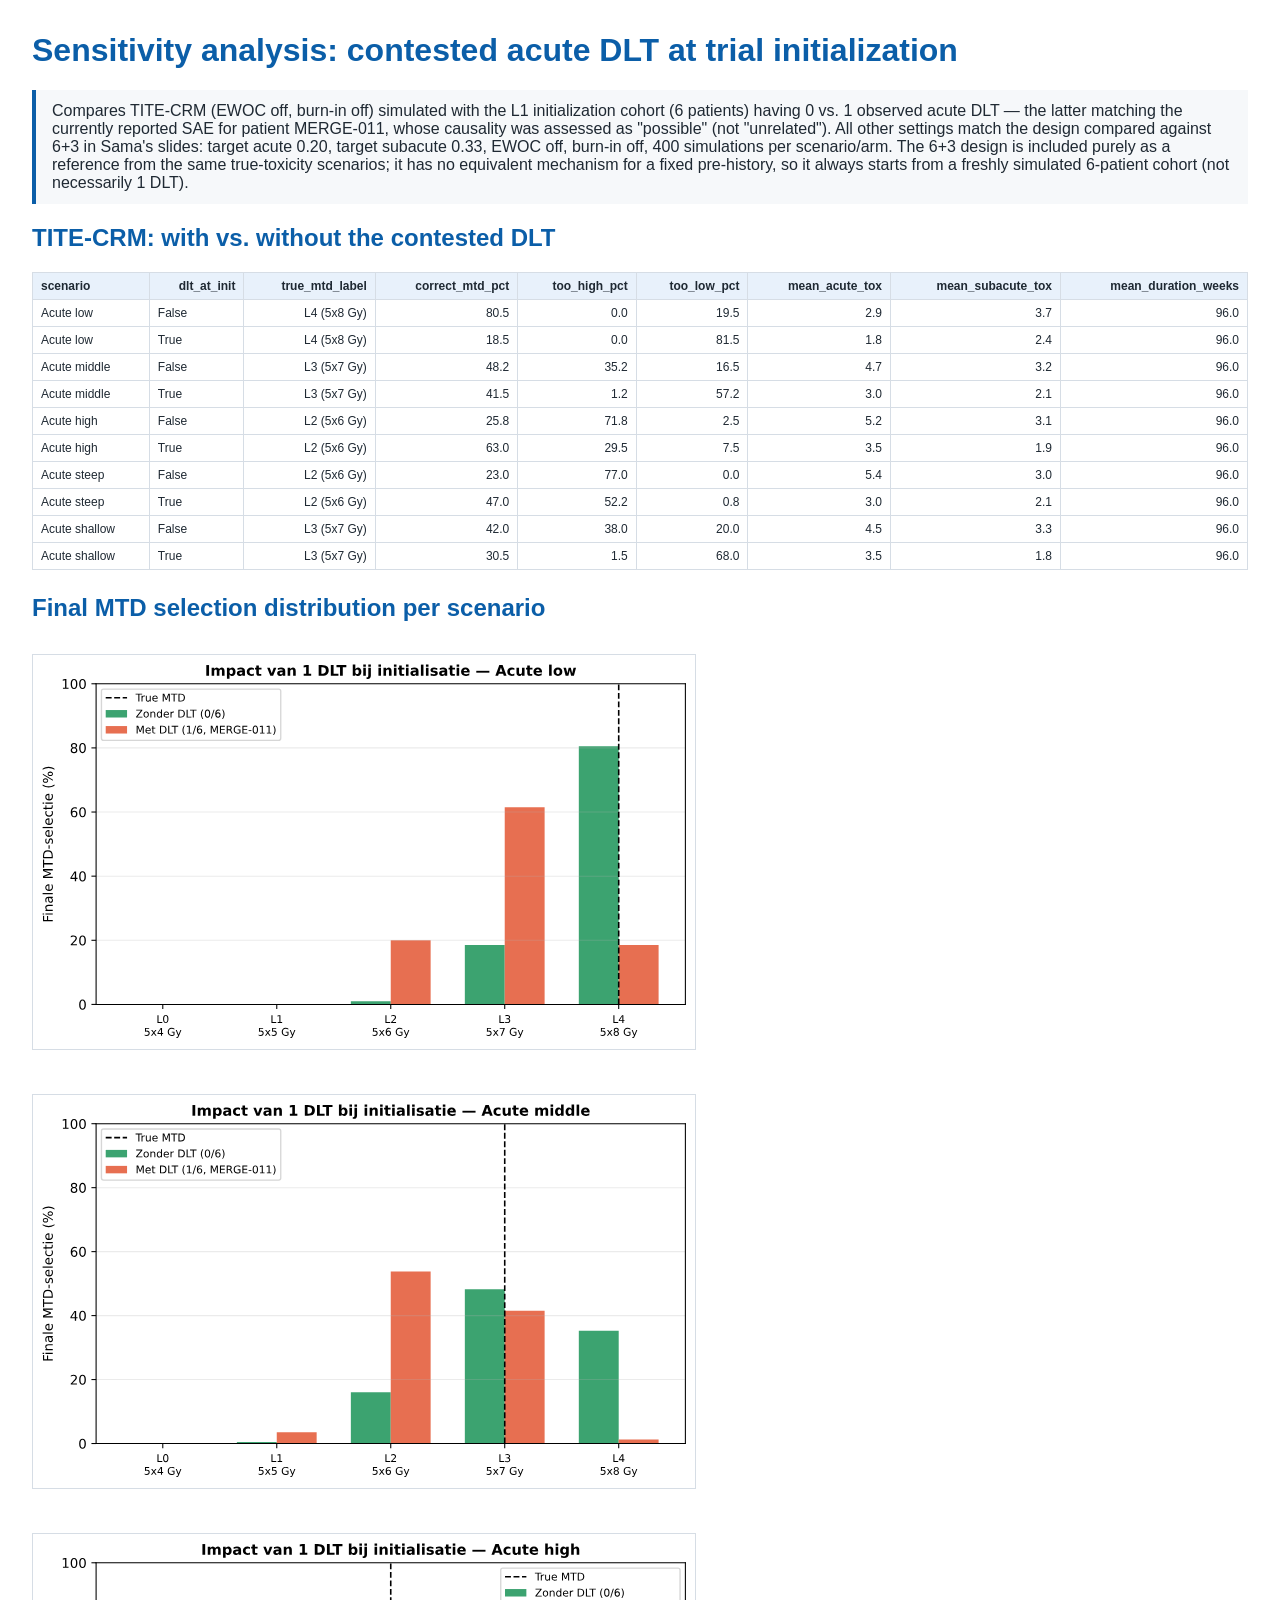
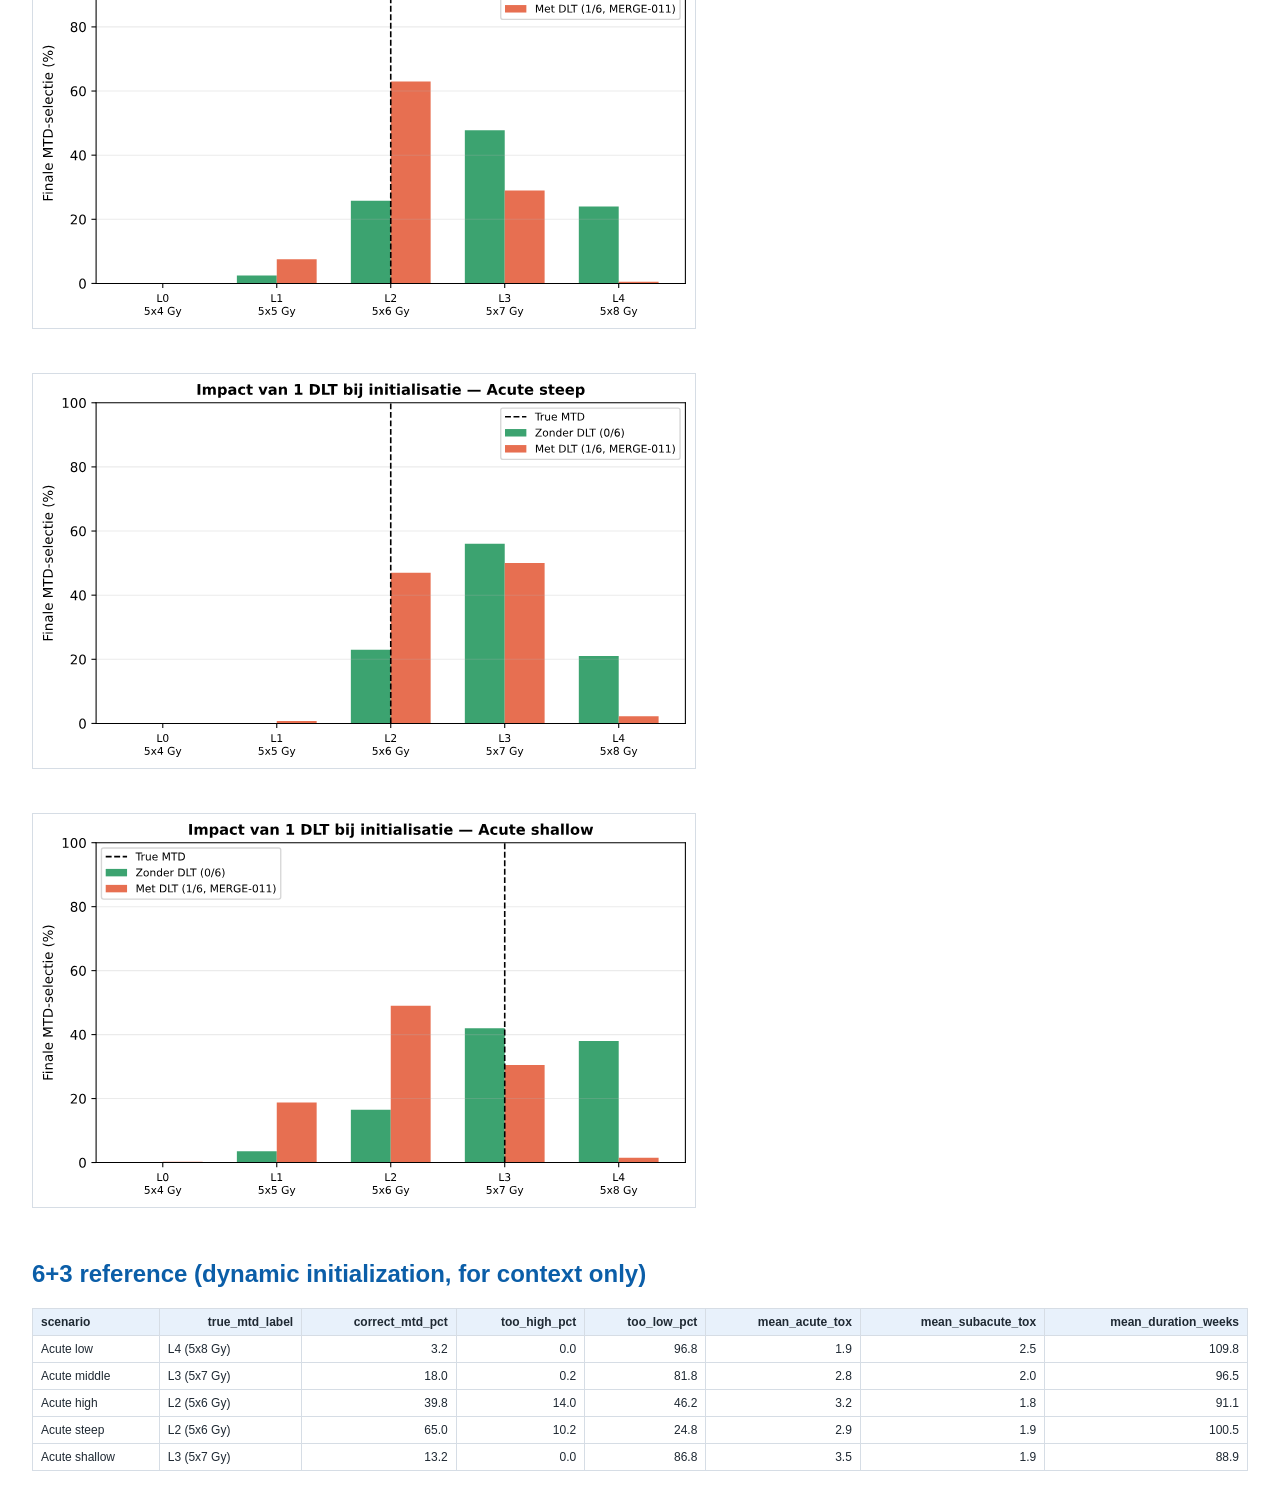
<file: dlt_attribution_sensitivity/dlt_sensitivity_report.html>
<!doctype html>
<html><head><meta charset='utf-8'><title>DLT attribution sensitivity analysis</title>
<style>
body { font-family: Arial, sans-serif; margin: 32px; color: #1f2933; }
h1, h2 { color: #0b5ea8; }
.table { border-collapse: collapse; width: 100%; font-size: 12px; margin-bottom: 24px; }
.table th, .table td { border: 1px solid #d6dde5; padding: 6px 8px; text-align: right; }
.table th:first-child, .table td:first-child, .table td:nth-child(2) { text-align: left; }
.table th { background: #e8f1fb; }
.note { background: #f6f8fa; border-left: 4px solid #0b5ea8; padding: 12px 16px; }
img { max-width: 100%; border: 1px solid #d6dde5; margin: 12px 0 28px; }
</style></head><body>
<h1>Sensitivity analysis: contested acute DLT at trial initialization</h1>
<p class='note'>Compares TITE-CRM (EWOC off, burn-in off) simulated with the L1 initialization
cohort (6 patients) having 0 vs. 1 observed acute DLT — the latter matching the currently reported
SAE for patient MERGE-011, whose causality was assessed as "possible" (not "unrelated"). All other
settings match the design compared against 6+3 in Sama's slides: target acute 0.20, target subacute
0.33, EWOC off, burn-in off, 400 simulations per scenario/arm. The 6+3 design is included purely
as a reference from the same true-toxicity scenarios; it has no equivalent mechanism for a fixed
pre-history, so it always starts from a freshly simulated 6-patient cohort (not necessarily 1 DLT).</p>
<h2>TITE-CRM: with vs. without the contested DLT</h2>
<table border="1" class="dataframe table">
  <thead>
    <tr style="text-align: right;">
      <th>scenario</th>
      <th>dlt_at_init</th>
      <th>true_mtd_label</th>
      <th>correct_mtd_pct</th>
      <th>too_high_pct</th>
      <th>too_low_pct</th>
      <th>mean_acute_tox</th>
      <th>mean_subacute_tox</th>
      <th>mean_duration_weeks</th>
    </tr>
  </thead>
  <tbody>
    <tr>
      <td>Acute low</td>
      <td>False</td>
      <td>L4 (5x8 Gy)</td>
      <td>80.5</td>
      <td>0.0</td>
      <td>19.5</td>
      <td>2.9</td>
      <td>3.7</td>
      <td>96.0</td>
    </tr>
    <tr>
      <td>Acute low</td>
      <td>True</td>
      <td>L4 (5x8 Gy)</td>
      <td>18.5</td>
      <td>0.0</td>
      <td>81.5</td>
      <td>1.8</td>
      <td>2.4</td>
      <td>96.0</td>
    </tr>
    <tr>
      <td>Acute middle</td>
      <td>False</td>
      <td>L3 (5x7 Gy)</td>
      <td>48.2</td>
      <td>35.2</td>
      <td>16.5</td>
      <td>4.7</td>
      <td>3.2</td>
      <td>96.0</td>
    </tr>
    <tr>
      <td>Acute middle</td>
      <td>True</td>
      <td>L3 (5x7 Gy)</td>
      <td>41.5</td>
      <td>1.2</td>
      <td>57.2</td>
      <td>3.0</td>
      <td>2.1</td>
      <td>96.0</td>
    </tr>
    <tr>
      <td>Acute high</td>
      <td>False</td>
      <td>L2 (5x6 Gy)</td>
      <td>25.8</td>
      <td>71.8</td>
      <td>2.5</td>
      <td>5.2</td>
      <td>3.1</td>
      <td>96.0</td>
    </tr>
    <tr>
      <td>Acute high</td>
      <td>True</td>
      <td>L2 (5x6 Gy)</td>
      <td>63.0</td>
      <td>29.5</td>
      <td>7.5</td>
      <td>3.5</td>
      <td>1.9</td>
      <td>96.0</td>
    </tr>
    <tr>
      <td>Acute steep</td>
      <td>False</td>
      <td>L2 (5x6 Gy)</td>
      <td>23.0</td>
      <td>77.0</td>
      <td>0.0</td>
      <td>5.4</td>
      <td>3.0</td>
      <td>96.0</td>
    </tr>
    <tr>
      <td>Acute steep</td>
      <td>True</td>
      <td>L2 (5x6 Gy)</td>
      <td>47.0</td>
      <td>52.2</td>
      <td>0.8</td>
      <td>3.0</td>
      <td>2.1</td>
      <td>96.0</td>
    </tr>
    <tr>
      <td>Acute shallow</td>
      <td>False</td>
      <td>L3 (5x7 Gy)</td>
      <td>42.0</td>
      <td>38.0</td>
      <td>20.0</td>
      <td>4.5</td>
      <td>3.3</td>
      <td>96.0</td>
    </tr>
    <tr>
      <td>Acute shallow</td>
      <td>True</td>
      <td>L3 (5x7 Gy)</td>
      <td>30.5</td>
      <td>1.5</td>
      <td>68.0</td>
      <td>3.5</td>
      <td>1.8</td>
      <td>96.0</td>
    </tr>
  </tbody>
</table>
<h2>Final MTD selection distribution per scenario</h2>
<section><img src="dlt_impact_acute_low.svg" alt="dlt_impact_acute_low.svg"></section>
<section><img src="dlt_impact_acute_middle.svg" alt="dlt_impact_acute_middle.svg"></section>
<section><img src="dlt_impact_acute_high.svg" alt="dlt_impact_acute_high.svg"></section>
<section><img src="dlt_impact_acute_steep.svg" alt="dlt_impact_acute_steep.svg"></section>
<section><img src="dlt_impact_acute_shallow.svg" alt="dlt_impact_acute_shallow.svg"></section>
<h2>6+3 reference (dynamic initialization, for context only)</h2>
<table border="1" class="dataframe table">
  <thead>
    <tr style="text-align: right;">
      <th>scenario</th>
      <th>true_mtd_label</th>
      <th>correct_mtd_pct</th>
      <th>too_high_pct</th>
      <th>too_low_pct</th>
      <th>mean_acute_tox</th>
      <th>mean_subacute_tox</th>
      <th>mean_duration_weeks</th>
    </tr>
  </thead>
  <tbody>
    <tr>
      <td>Acute low</td>
      <td>L4 (5x8 Gy)</td>
      <td>3.2</td>
      <td>0.0</td>
      <td>96.8</td>
      <td>1.9</td>
      <td>2.5</td>
      <td>109.8</td>
    </tr>
    <tr>
      <td>Acute middle</td>
      <td>L3 (5x7 Gy)</td>
      <td>18.0</td>
      <td>0.2</td>
      <td>81.8</td>
      <td>2.8</td>
      <td>2.0</td>
      <td>96.5</td>
    </tr>
    <tr>
      <td>Acute high</td>
      <td>L2 (5x6 Gy)</td>
      <td>39.8</td>
      <td>14.0</td>
      <td>46.2</td>
      <td>3.2</td>
      <td>1.8</td>
      <td>91.1</td>
    </tr>
    <tr>
      <td>Acute steep</td>
      <td>L2 (5x6 Gy)</td>
      <td>65.0</td>
      <td>10.2</td>
      <td>24.8</td>
      <td>2.9</td>
      <td>1.9</td>
      <td>100.5</td>
    </tr>
    <tr>
      <td>Acute shallow</td>
      <td>L3 (5x7 Gy)</td>
      <td>13.2</td>
      <td>0.0</td>
      <td>86.8</td>
      <td>3.5</td>
      <td>1.9</td>
      <td>88.9</td>
    </tr>
  </tbody>
</table>
</body></html>
</file>
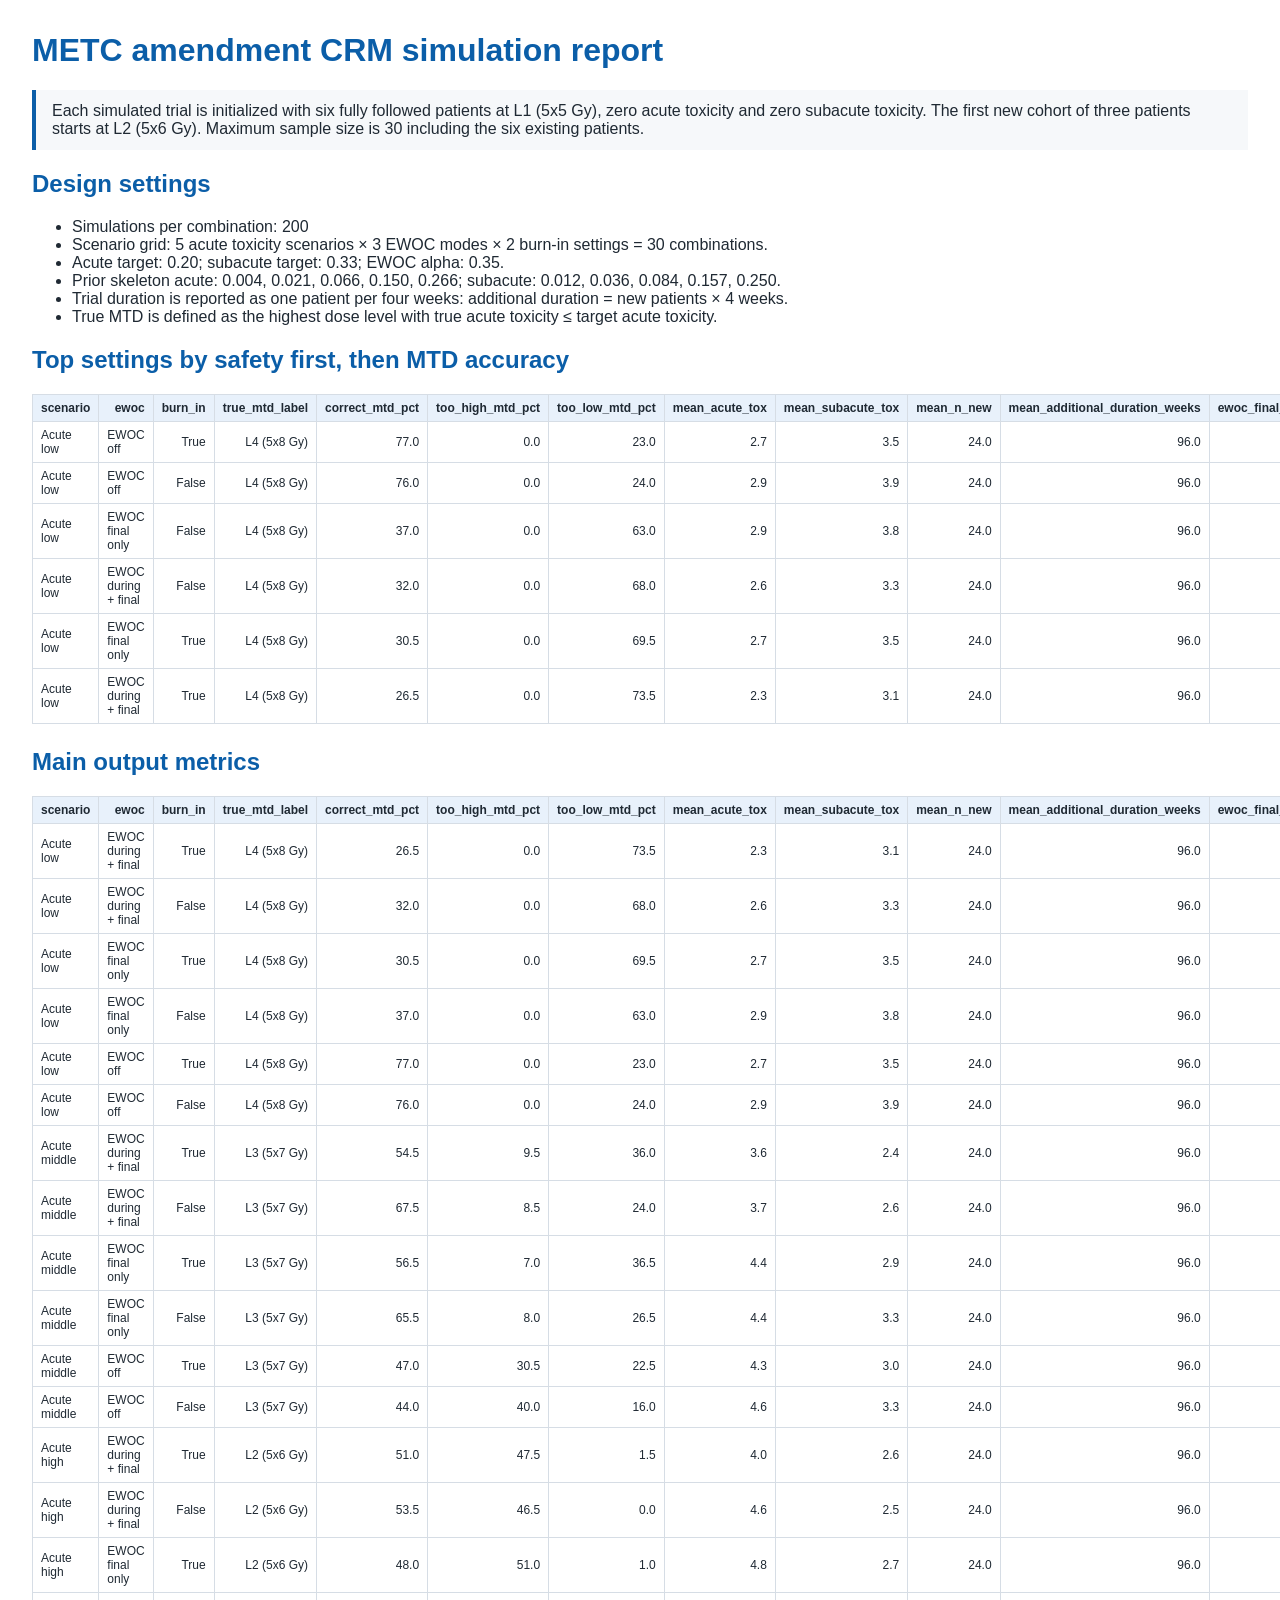
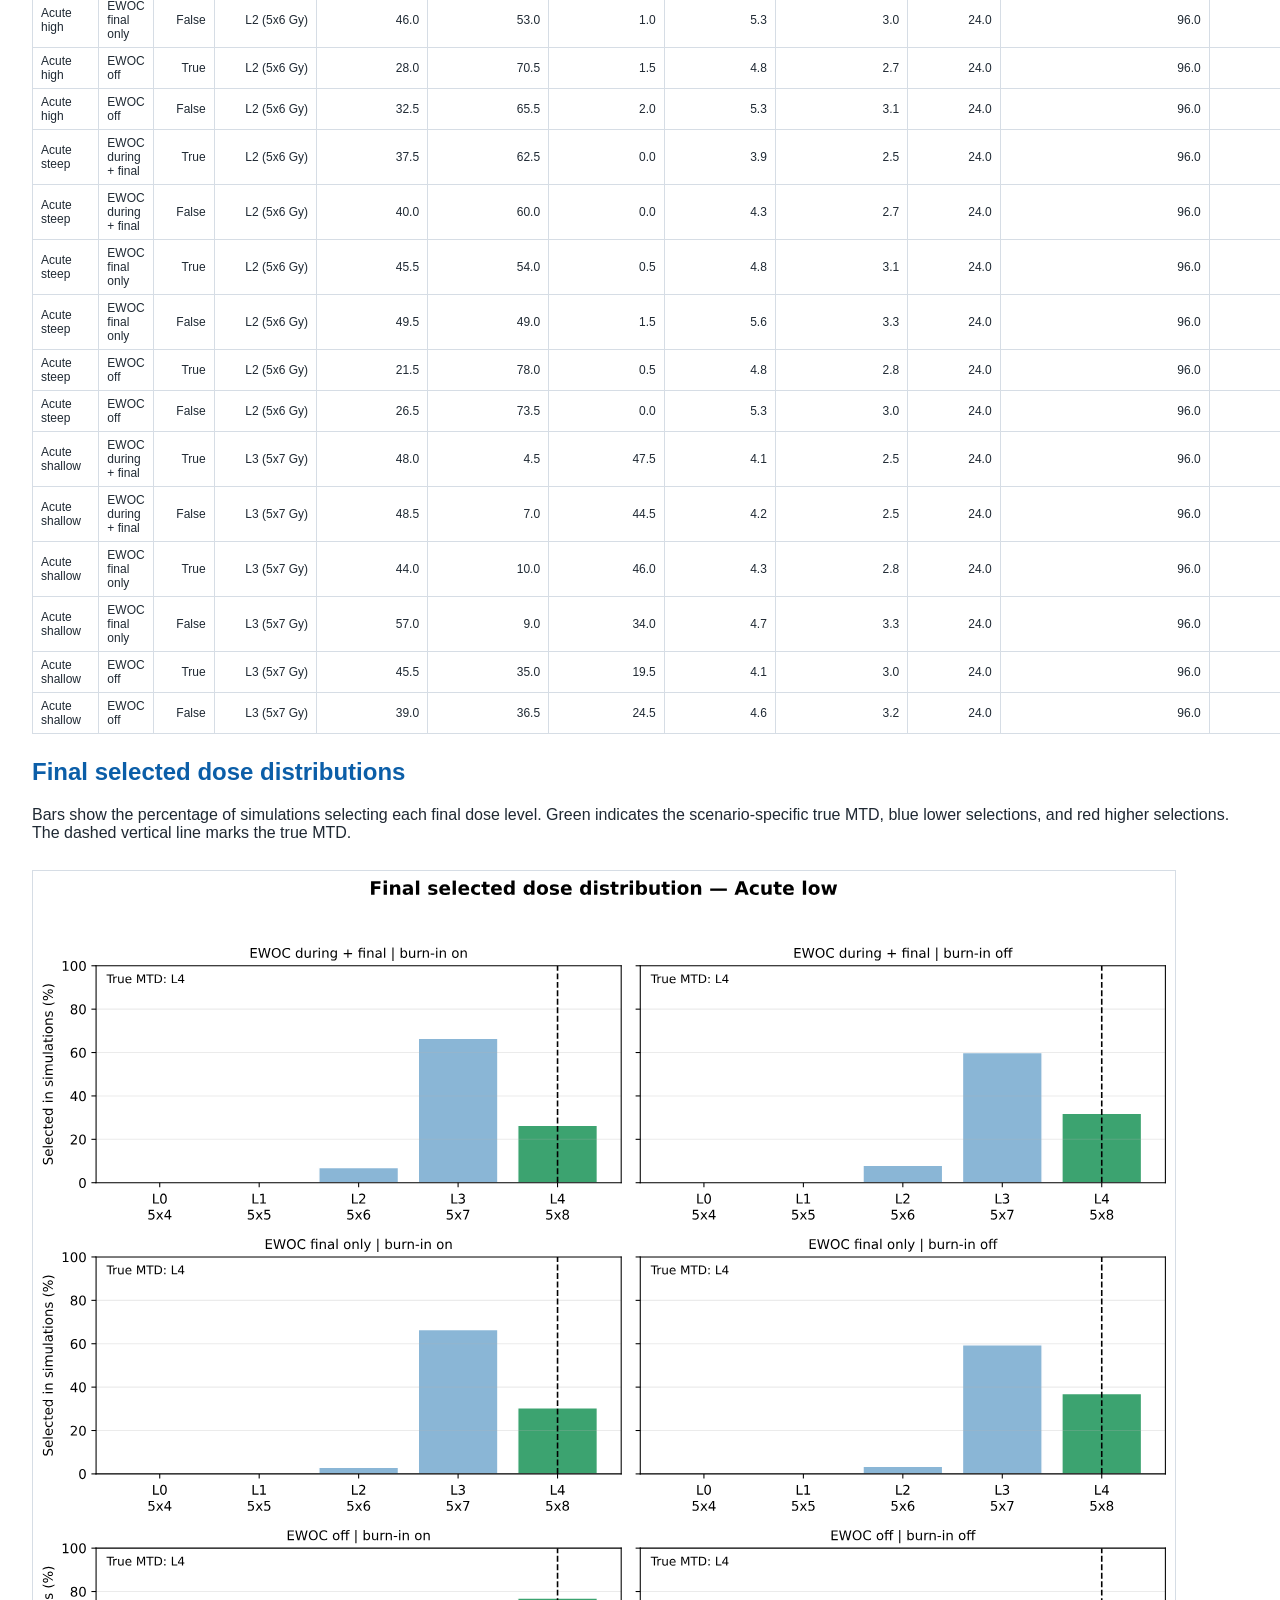
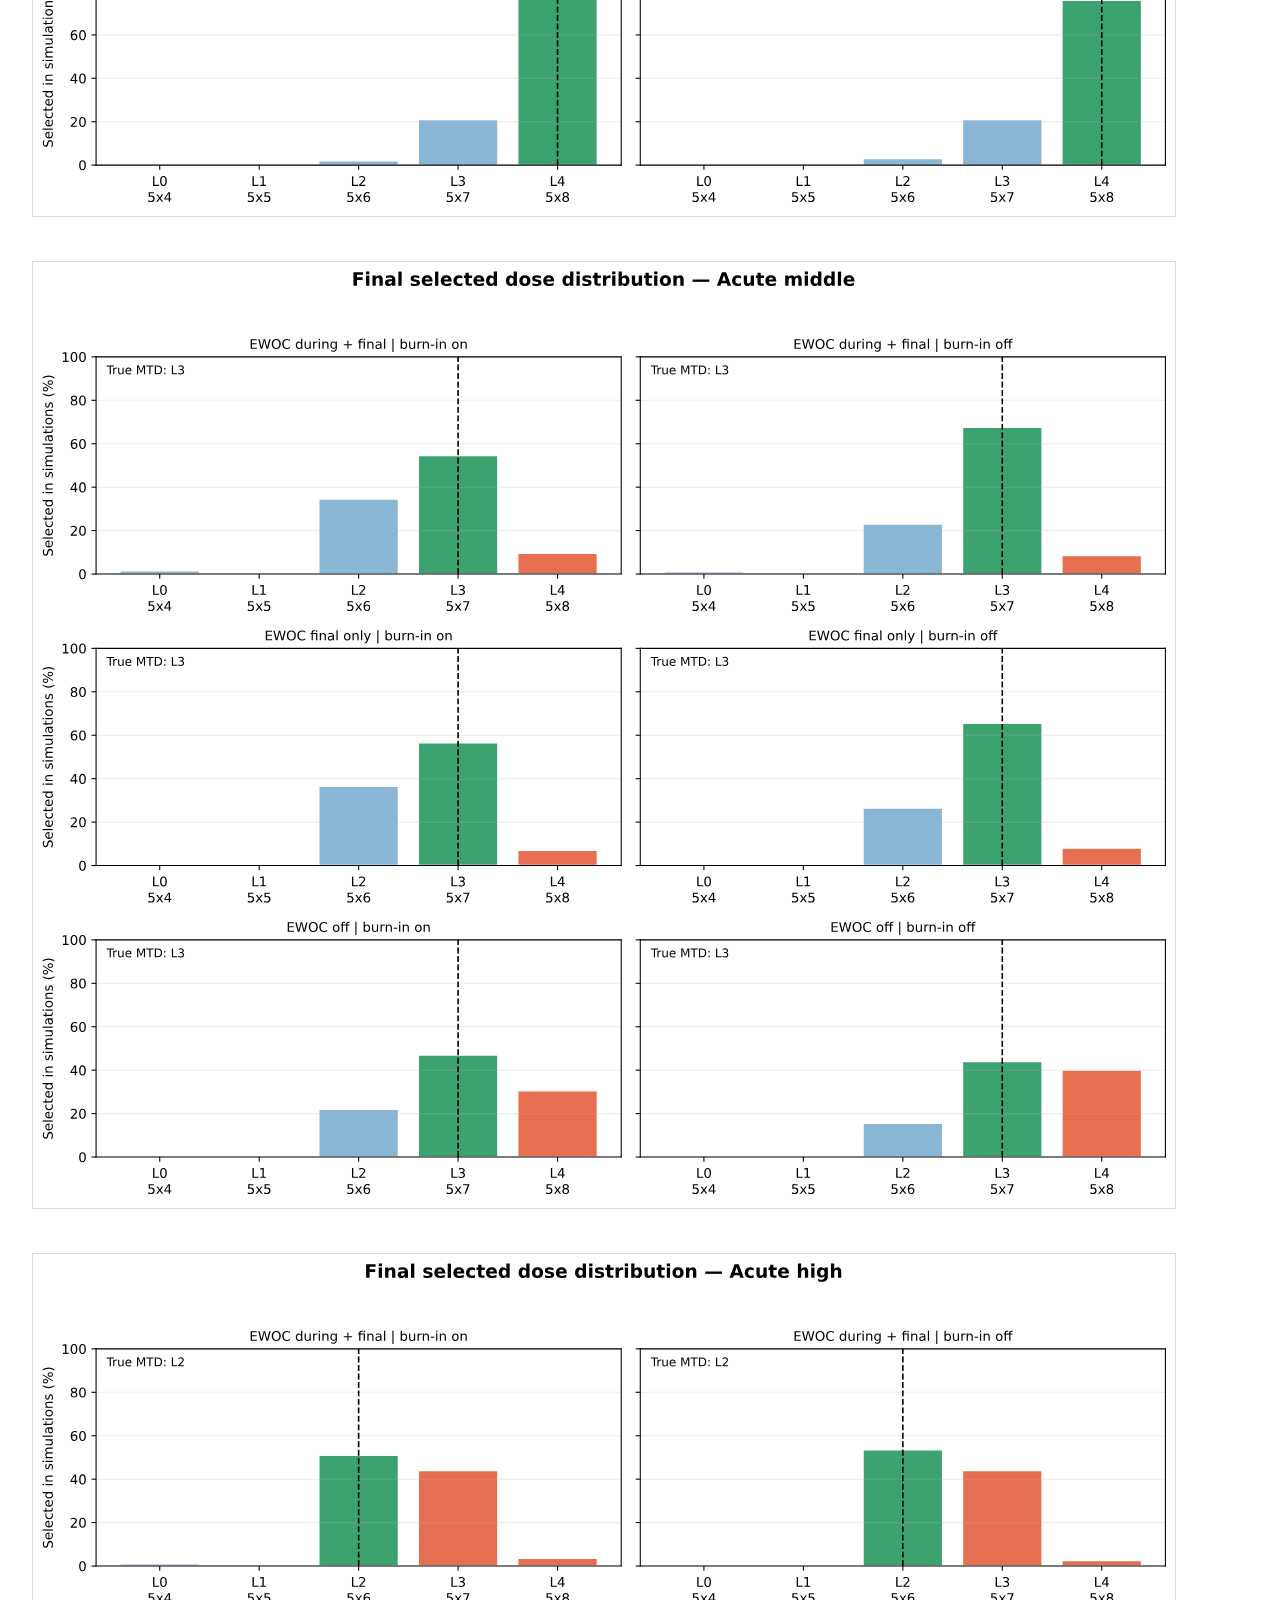
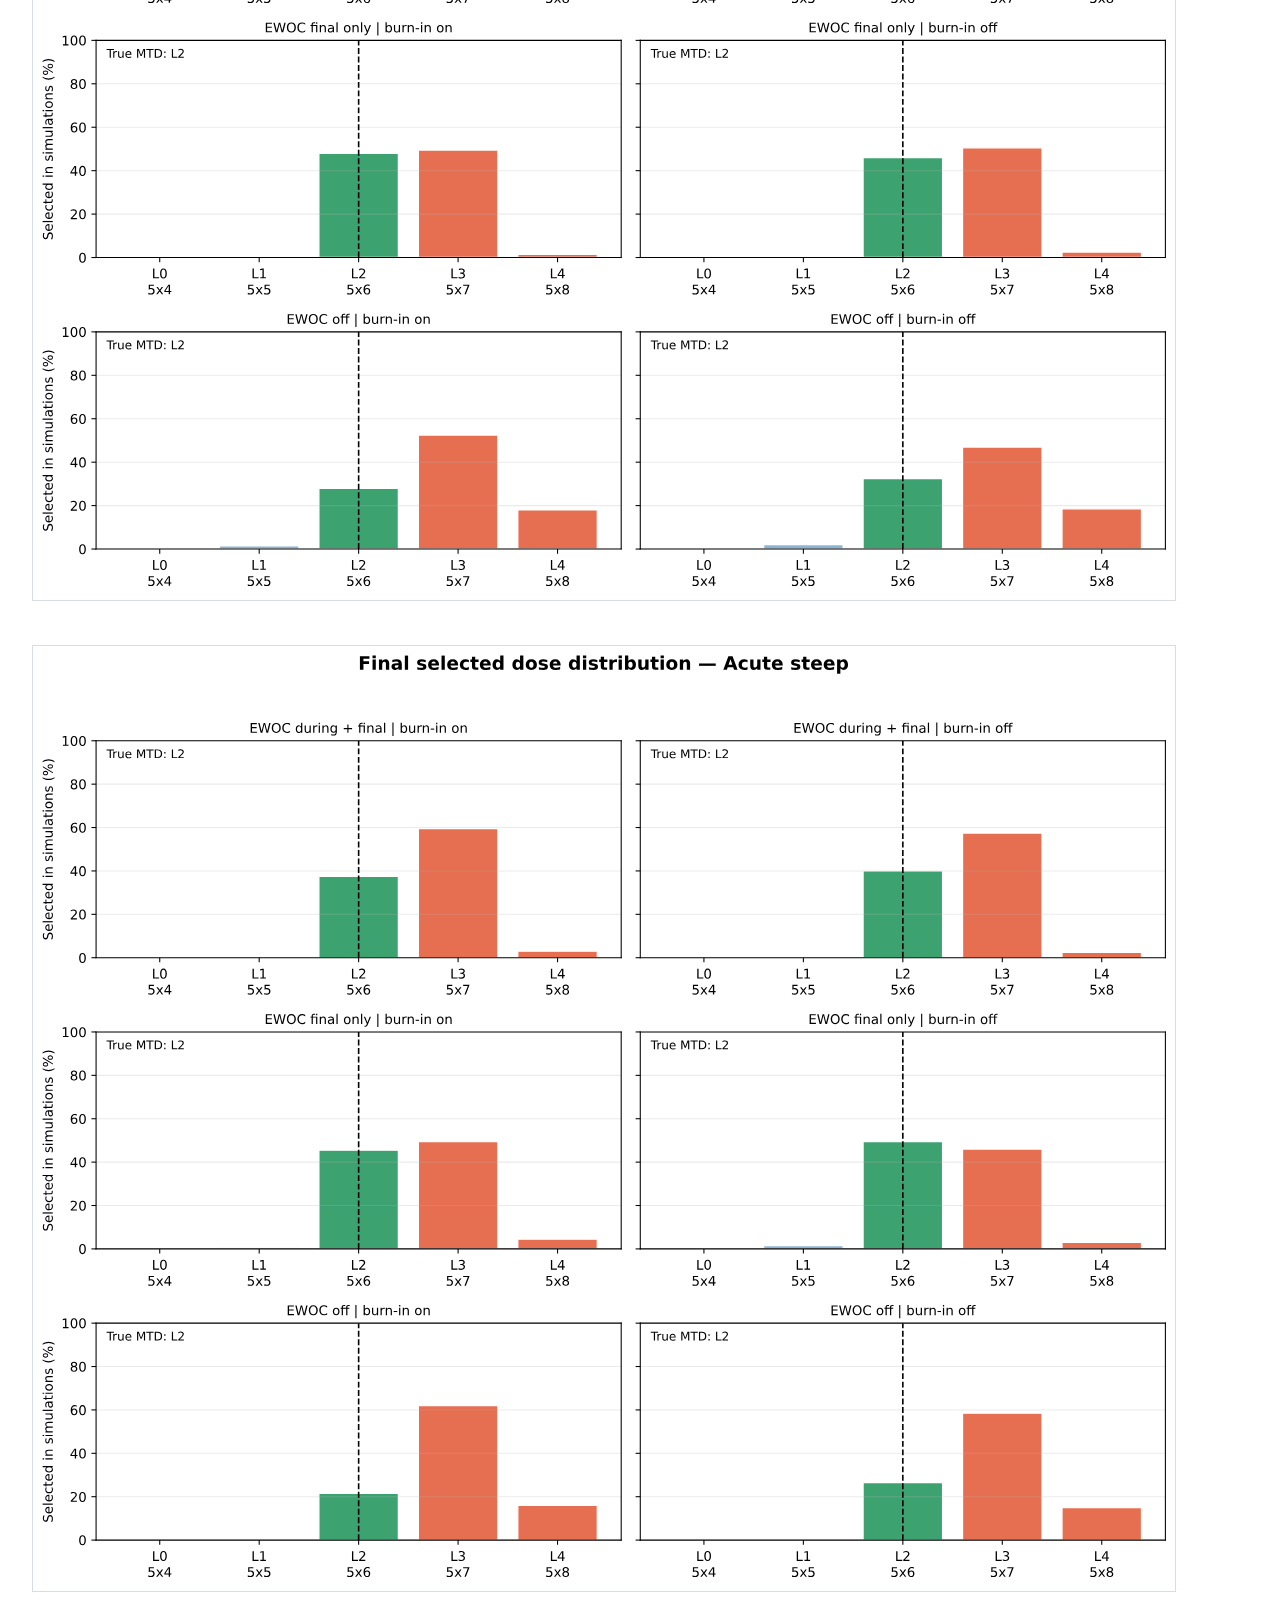
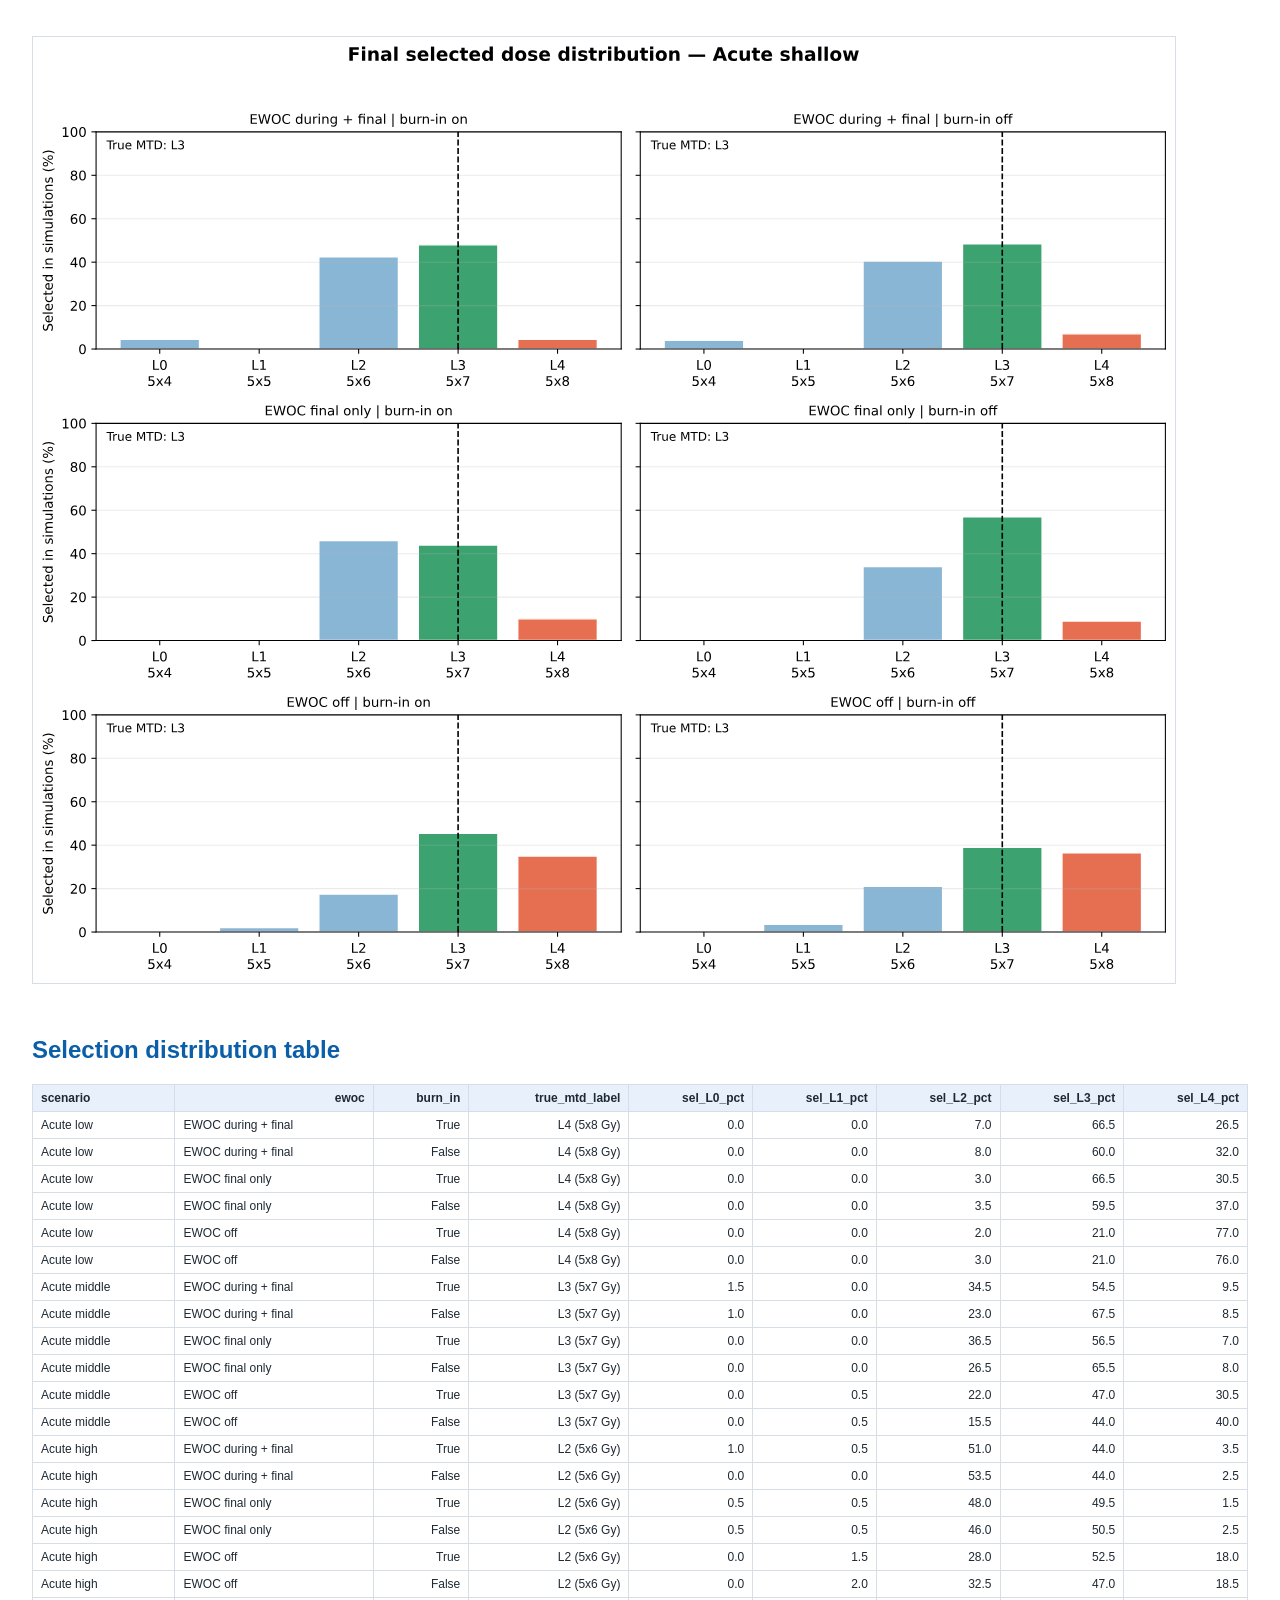
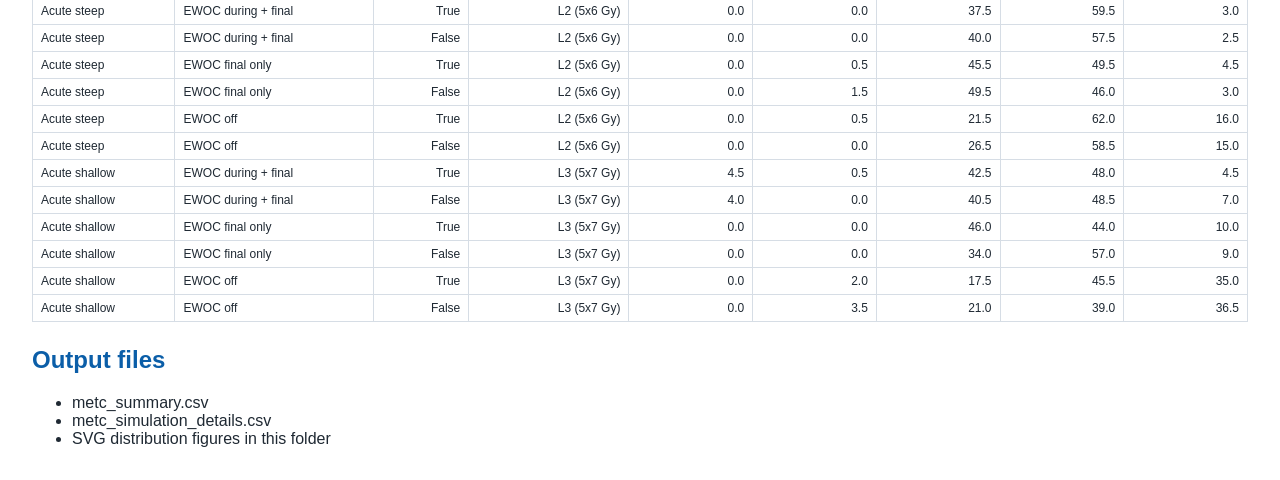
<file: metc_outputs/metc_simulation_report.html>
<!doctype html>
<html><head><meta charset='utf-8'><title>METC amendment CRM simulations</title>
<style>
body { font-family: Arial, sans-serif; margin: 32px; color: #1f2933; }
h1, h2 { color: #0b5ea8; }
.table { border-collapse: collapse; width: 100%; font-size: 12px; margin-bottom: 24px; }
.table th, .table td { border: 1px solid #d6dde5; padding: 6px 8px; text-align: right; }
.table th:first-child, .table td:first-child, .table td:nth-child(2) { text-align: left; }
.table th { background: #e8f1fb; }
.note { background: #f6f8fa; border-left: 4px solid #0b5ea8; padding: 12px 16px; }
img { max-width: 100%; border: 1px solid #d6dde5; margin: 12px 0 28px; }
</style></head><body>
<h1>METC amendment CRM simulation report</h1>
<p class='note'>Each simulated trial is initialized with six fully followed patients at L1 (5x5 Gy), zero acute toxicity and zero subacute toxicity. The first new cohort of three patients starts at L2 (5x6 Gy). Maximum sample size is 30 including the six existing patients.</p>
<h2>Design settings</h2>
<ul>
<li>Simulations per combination: 200</li>
<li>Scenario grid: 5 acute toxicity scenarios × 3 EWOC modes × 2 burn-in settings = 30 combinations.</li>
<li>Acute target: 0.20; subacute target: 0.33; EWOC alpha: 0.35.</li>
<li>Prior skeleton acute: 0.004, 0.021, 0.066, 0.150, 0.266; subacute: 0.012, 0.036, 0.084, 0.157, 0.250.</li>
<li>Trial duration is reported as one patient per four weeks: additional duration = new patients × 4 weeks.</li>
<li>True MTD is defined as the highest dose level with true acute toxicity ≤ target acute toxicity.</li>
</ul>
<h2>Top settings by safety first, then MTD accuracy</h2>
<table border="1" class="dataframe table">
  <thead>
    <tr style="text-align: right;">
      <th>scenario</th>
      <th>ewoc</th>
      <th>burn_in</th>
      <th>true_mtd_label</th>
      <th>correct_mtd_pct</th>
      <th>too_high_mtd_pct</th>
      <th>too_low_mtd_pct</th>
      <th>mean_acute_tox</th>
      <th>mean_subacute_tox</th>
      <th>mean_n_new</th>
      <th>mean_additional_duration_weeks</th>
      <th>ewoc_final_downshift_pct</th>
    </tr>
  </thead>
  <tbody>
    <tr>
      <td>Acute low</td>
      <td>EWOC off</td>
      <td>True</td>
      <td>L4 (5x8 Gy)</td>
      <td>77.0</td>
      <td>0.0</td>
      <td>23.0</td>
      <td>2.7</td>
      <td>3.5</td>
      <td>24.0</td>
      <td>96.0</td>
      <td>0.0</td>
    </tr>
    <tr>
      <td>Acute low</td>
      <td>EWOC off</td>
      <td>False</td>
      <td>L4 (5x8 Gy)</td>
      <td>76.0</td>
      <td>0.0</td>
      <td>24.0</td>
      <td>2.9</td>
      <td>3.9</td>
      <td>24.0</td>
      <td>96.0</td>
      <td>0.0</td>
    </tr>
    <tr>
      <td>Acute low</td>
      <td>EWOC final only</td>
      <td>False</td>
      <td>L4 (5x8 Gy)</td>
      <td>37.0</td>
      <td>0.0</td>
      <td>63.0</td>
      <td>2.9</td>
      <td>3.8</td>
      <td>24.0</td>
      <td>96.0</td>
      <td>47.0</td>
    </tr>
    <tr>
      <td>Acute low</td>
      <td>EWOC during + final</td>
      <td>False</td>
      <td>L4 (5x8 Gy)</td>
      <td>32.0</td>
      <td>0.0</td>
      <td>68.0</td>
      <td>2.6</td>
      <td>3.3</td>
      <td>24.0</td>
      <td>96.0</td>
      <td>31.5</td>
    </tr>
    <tr>
      <td>Acute low</td>
      <td>EWOC final only</td>
      <td>True</td>
      <td>L4 (5x8 Gy)</td>
      <td>30.5</td>
      <td>0.0</td>
      <td>69.5</td>
      <td>2.7</td>
      <td>3.5</td>
      <td>24.0</td>
      <td>96.0</td>
      <td>48.0</td>
    </tr>
    <tr>
      <td>Acute low</td>
      <td>EWOC during + final</td>
      <td>True</td>
      <td>L4 (5x8 Gy)</td>
      <td>26.5</td>
      <td>0.0</td>
      <td>73.5</td>
      <td>2.3</td>
      <td>3.1</td>
      <td>24.0</td>
      <td>96.0</td>
      <td>24.5</td>
    </tr>
  </tbody>
</table>
<h2>Main output metrics</h2>
<table border="1" class="dataframe table">
  <thead>
    <tr style="text-align: right;">
      <th>scenario</th>
      <th>ewoc</th>
      <th>burn_in</th>
      <th>true_mtd_label</th>
      <th>correct_mtd_pct</th>
      <th>too_high_mtd_pct</th>
      <th>too_low_mtd_pct</th>
      <th>mean_acute_tox</th>
      <th>mean_subacute_tox</th>
      <th>mean_n_new</th>
      <th>mean_additional_duration_weeks</th>
      <th>ewoc_final_downshift_pct</th>
    </tr>
  </thead>
  <tbody>
    <tr>
      <td>Acute low</td>
      <td>EWOC during + final</td>
      <td>True</td>
      <td>L4 (5x8 Gy)</td>
      <td>26.5</td>
      <td>0.0</td>
      <td>73.5</td>
      <td>2.3</td>
      <td>3.1</td>
      <td>24.0</td>
      <td>96.0</td>
      <td>24.5</td>
    </tr>
    <tr>
      <td>Acute low</td>
      <td>EWOC during + final</td>
      <td>False</td>
      <td>L4 (5x8 Gy)</td>
      <td>32.0</td>
      <td>0.0</td>
      <td>68.0</td>
      <td>2.6</td>
      <td>3.3</td>
      <td>24.0</td>
      <td>96.0</td>
      <td>31.5</td>
    </tr>
    <tr>
      <td>Acute low</td>
      <td>EWOC final only</td>
      <td>True</td>
      <td>L4 (5x8 Gy)</td>
      <td>30.5</td>
      <td>0.0</td>
      <td>69.5</td>
      <td>2.7</td>
      <td>3.5</td>
      <td>24.0</td>
      <td>96.0</td>
      <td>48.0</td>
    </tr>
    <tr>
      <td>Acute low</td>
      <td>EWOC final only</td>
      <td>False</td>
      <td>L4 (5x8 Gy)</td>
      <td>37.0</td>
      <td>0.0</td>
      <td>63.0</td>
      <td>2.9</td>
      <td>3.8</td>
      <td>24.0</td>
      <td>96.0</td>
      <td>47.0</td>
    </tr>
    <tr>
      <td>Acute low</td>
      <td>EWOC off</td>
      <td>True</td>
      <td>L4 (5x8 Gy)</td>
      <td>77.0</td>
      <td>0.0</td>
      <td>23.0</td>
      <td>2.7</td>
      <td>3.5</td>
      <td>24.0</td>
      <td>96.0</td>
      <td>0.0</td>
    </tr>
    <tr>
      <td>Acute low</td>
      <td>EWOC off</td>
      <td>False</td>
      <td>L4 (5x8 Gy)</td>
      <td>76.0</td>
      <td>0.0</td>
      <td>24.0</td>
      <td>2.9</td>
      <td>3.9</td>
      <td>24.0</td>
      <td>96.0</td>
      <td>0.0</td>
    </tr>
    <tr>
      <td>Acute middle</td>
      <td>EWOC during + final</td>
      <td>True</td>
      <td>L3 (5x7 Gy)</td>
      <td>54.5</td>
      <td>9.5</td>
      <td>36.0</td>
      <td>3.6</td>
      <td>2.4</td>
      <td>24.0</td>
      <td>96.0</td>
      <td>23.0</td>
    </tr>
    <tr>
      <td>Acute middle</td>
      <td>EWOC during + final</td>
      <td>False</td>
      <td>L3 (5x7 Gy)</td>
      <td>67.5</td>
      <td>8.5</td>
      <td>24.0</td>
      <td>3.7</td>
      <td>2.6</td>
      <td>24.0</td>
      <td>96.0</td>
      <td>30.0</td>
    </tr>
    <tr>
      <td>Acute middle</td>
      <td>EWOC final only</td>
      <td>True</td>
      <td>L3 (5x7 Gy)</td>
      <td>56.5</td>
      <td>7.0</td>
      <td>36.5</td>
      <td>4.4</td>
      <td>2.9</td>
      <td>24.0</td>
      <td>96.0</td>
      <td>34.5</td>
    </tr>
    <tr>
      <td>Acute middle</td>
      <td>EWOC final only</td>
      <td>False</td>
      <td>L3 (5x7 Gy)</td>
      <td>65.5</td>
      <td>8.0</td>
      <td>26.5</td>
      <td>4.4</td>
      <td>3.3</td>
      <td>24.0</td>
      <td>96.0</td>
      <td>45.5</td>
    </tr>
    <tr>
      <td>Acute middle</td>
      <td>EWOC off</td>
      <td>True</td>
      <td>L3 (5x7 Gy)</td>
      <td>47.0</td>
      <td>30.5</td>
      <td>22.5</td>
      <td>4.3</td>
      <td>3.0</td>
      <td>24.0</td>
      <td>96.0</td>
      <td>0.0</td>
    </tr>
    <tr>
      <td>Acute middle</td>
      <td>EWOC off</td>
      <td>False</td>
      <td>L3 (5x7 Gy)</td>
      <td>44.0</td>
      <td>40.0</td>
      <td>16.0</td>
      <td>4.6</td>
      <td>3.3</td>
      <td>24.0</td>
      <td>96.0</td>
      <td>0.0</td>
    </tr>
    <tr>
      <td>Acute high</td>
      <td>EWOC during + final</td>
      <td>True</td>
      <td>L2 (5x6 Gy)</td>
      <td>51.0</td>
      <td>47.5</td>
      <td>1.5</td>
      <td>4.0</td>
      <td>2.6</td>
      <td>24.0</td>
      <td>96.0</td>
      <td>22.0</td>
    </tr>
    <tr>
      <td>Acute high</td>
      <td>EWOC during + final</td>
      <td>False</td>
      <td>L2 (5x6 Gy)</td>
      <td>53.5</td>
      <td>46.5</td>
      <td>0.0</td>
      <td>4.6</td>
      <td>2.5</td>
      <td>24.0</td>
      <td>96.0</td>
      <td>28.5</td>
    </tr>
    <tr>
      <td>Acute high</td>
      <td>EWOC final only</td>
      <td>True</td>
      <td>L2 (5x6 Gy)</td>
      <td>48.0</td>
      <td>51.0</td>
      <td>1.0</td>
      <td>4.8</td>
      <td>2.7</td>
      <td>24.0</td>
      <td>96.0</td>
      <td>33.5</td>
    </tr>
    <tr>
      <td>Acute high</td>
      <td>EWOC final only</td>
      <td>False</td>
      <td>L2 (5x6 Gy)</td>
      <td>46.0</td>
      <td>53.0</td>
      <td>1.0</td>
      <td>5.3</td>
      <td>3.0</td>
      <td>24.0</td>
      <td>96.0</td>
      <td>29.5</td>
    </tr>
    <tr>
      <td>Acute high</td>
      <td>EWOC off</td>
      <td>True</td>
      <td>L2 (5x6 Gy)</td>
      <td>28.0</td>
      <td>70.5</td>
      <td>1.5</td>
      <td>4.8</td>
      <td>2.7</td>
      <td>24.0</td>
      <td>96.0</td>
      <td>0.0</td>
    </tr>
    <tr>
      <td>Acute high</td>
      <td>EWOC off</td>
      <td>False</td>
      <td>L2 (5x6 Gy)</td>
      <td>32.5</td>
      <td>65.5</td>
      <td>2.0</td>
      <td>5.3</td>
      <td>3.1</td>
      <td>24.0</td>
      <td>96.0</td>
      <td>0.0</td>
    </tr>
    <tr>
      <td>Acute steep</td>
      <td>EWOC during + final</td>
      <td>True</td>
      <td>L2 (5x6 Gy)</td>
      <td>37.5</td>
      <td>62.5</td>
      <td>0.0</td>
      <td>3.9</td>
      <td>2.5</td>
      <td>24.0</td>
      <td>96.0</td>
      <td>25.5</td>
    </tr>
    <tr>
      <td>Acute steep</td>
      <td>EWOC during + final</td>
      <td>False</td>
      <td>L2 (5x6 Gy)</td>
      <td>40.0</td>
      <td>60.0</td>
      <td>0.0</td>
      <td>4.3</td>
      <td>2.7</td>
      <td>24.0</td>
      <td>96.0</td>
      <td>32.5</td>
    </tr>
    <tr>
      <td>Acute steep</td>
      <td>EWOC final only</td>
      <td>True</td>
      <td>L2 (5x6 Gy)</td>
      <td>45.5</td>
      <td>54.0</td>
      <td>0.5</td>
      <td>4.8</td>
      <td>3.1</td>
      <td>24.0</td>
      <td>96.0</td>
      <td>37.5</td>
    </tr>
    <tr>
      <td>Acute steep</td>
      <td>EWOC final only</td>
      <td>False</td>
      <td>L2 (5x6 Gy)</td>
      <td>49.5</td>
      <td>49.0</td>
      <td>1.5</td>
      <td>5.6</td>
      <td>3.3</td>
      <td>24.0</td>
      <td>96.0</td>
      <td>43.0</td>
    </tr>
    <tr>
      <td>Acute steep</td>
      <td>EWOC off</td>
      <td>True</td>
      <td>L2 (5x6 Gy)</td>
      <td>21.5</td>
      <td>78.0</td>
      <td>0.5</td>
      <td>4.8</td>
      <td>2.8</td>
      <td>24.0</td>
      <td>96.0</td>
      <td>0.0</td>
    </tr>
    <tr>
      <td>Acute steep</td>
      <td>EWOC off</td>
      <td>False</td>
      <td>L2 (5x6 Gy)</td>
      <td>26.5</td>
      <td>73.5</td>
      <td>0.0</td>
      <td>5.3</td>
      <td>3.0</td>
      <td>24.0</td>
      <td>96.0</td>
      <td>0.0</td>
    </tr>
    <tr>
      <td>Acute shallow</td>
      <td>EWOC during + final</td>
      <td>True</td>
      <td>L3 (5x7 Gy)</td>
      <td>48.0</td>
      <td>4.5</td>
      <td>47.5</td>
      <td>4.1</td>
      <td>2.5</td>
      <td>24.0</td>
      <td>96.0</td>
      <td>24.5</td>
    </tr>
    <tr>
      <td>Acute shallow</td>
      <td>EWOC during + final</td>
      <td>False</td>
      <td>L3 (5x7 Gy)</td>
      <td>48.5</td>
      <td>7.0</td>
      <td>44.5</td>
      <td>4.2</td>
      <td>2.5</td>
      <td>24.0</td>
      <td>96.0</td>
      <td>34.0</td>
    </tr>
    <tr>
      <td>Acute shallow</td>
      <td>EWOC final only</td>
      <td>True</td>
      <td>L3 (5x7 Gy)</td>
      <td>44.0</td>
      <td>10.0</td>
      <td>46.0</td>
      <td>4.3</td>
      <td>2.8</td>
      <td>24.0</td>
      <td>96.0</td>
      <td>38.0</td>
    </tr>
    <tr>
      <td>Acute shallow</td>
      <td>EWOC final only</td>
      <td>False</td>
      <td>L3 (5x7 Gy)</td>
      <td>57.0</td>
      <td>9.0</td>
      <td>34.0</td>
      <td>4.7</td>
      <td>3.3</td>
      <td>24.0</td>
      <td>96.0</td>
      <td>42.5</td>
    </tr>
    <tr>
      <td>Acute shallow</td>
      <td>EWOC off</td>
      <td>True</td>
      <td>L3 (5x7 Gy)</td>
      <td>45.5</td>
      <td>35.0</td>
      <td>19.5</td>
      <td>4.1</td>
      <td>3.0</td>
      <td>24.0</td>
      <td>96.0</td>
      <td>0.0</td>
    </tr>
    <tr>
      <td>Acute shallow</td>
      <td>EWOC off</td>
      <td>False</td>
      <td>L3 (5x7 Gy)</td>
      <td>39.0</td>
      <td>36.5</td>
      <td>24.5</td>
      <td>4.6</td>
      <td>3.2</td>
      <td>24.0</td>
      <td>96.0</td>
      <td>0.0</td>
    </tr>
  </tbody>
</table>
<h2>Final selected dose distributions</h2>
<p>Bars show the percentage of simulations selecting each final dose level. Green indicates the scenario-specific true MTD, blue lower selections, and red higher selections. The dashed vertical line marks the true MTD.</p>
<section><img src="selected_mtd_acute_low.svg" alt="selected_mtd_acute_low.svg"></section>
<section><img src="selected_mtd_acute_middle.svg" alt="selected_mtd_acute_middle.svg"></section>
<section><img src="selected_mtd_acute_high.svg" alt="selected_mtd_acute_high.svg"></section>
<section><img src="selected_mtd_acute_steep.svg" alt="selected_mtd_acute_steep.svg"></section>
<section><img src="selected_mtd_acute_shallow.svg" alt="selected_mtd_acute_shallow.svg"></section>
<h2>Selection distribution table</h2>
<table border="1" class="dataframe table">
  <thead>
    <tr style="text-align: right;">
      <th>scenario</th>
      <th>ewoc</th>
      <th>burn_in</th>
      <th>true_mtd_label</th>
      <th>sel_L0_pct</th>
      <th>sel_L1_pct</th>
      <th>sel_L2_pct</th>
      <th>sel_L3_pct</th>
      <th>sel_L4_pct</th>
    </tr>
  </thead>
  <tbody>
    <tr>
      <td>Acute low</td>
      <td>EWOC during + final</td>
      <td>True</td>
      <td>L4 (5x8 Gy)</td>
      <td>0.0</td>
      <td>0.0</td>
      <td>7.0</td>
      <td>66.5</td>
      <td>26.5</td>
    </tr>
    <tr>
      <td>Acute low</td>
      <td>EWOC during + final</td>
      <td>False</td>
      <td>L4 (5x8 Gy)</td>
      <td>0.0</td>
      <td>0.0</td>
      <td>8.0</td>
      <td>60.0</td>
      <td>32.0</td>
    </tr>
    <tr>
      <td>Acute low</td>
      <td>EWOC final only</td>
      <td>True</td>
      <td>L4 (5x8 Gy)</td>
      <td>0.0</td>
      <td>0.0</td>
      <td>3.0</td>
      <td>66.5</td>
      <td>30.5</td>
    </tr>
    <tr>
      <td>Acute low</td>
      <td>EWOC final only</td>
      <td>False</td>
      <td>L4 (5x8 Gy)</td>
      <td>0.0</td>
      <td>0.0</td>
      <td>3.5</td>
      <td>59.5</td>
      <td>37.0</td>
    </tr>
    <tr>
      <td>Acute low</td>
      <td>EWOC off</td>
      <td>True</td>
      <td>L4 (5x8 Gy)</td>
      <td>0.0</td>
      <td>0.0</td>
      <td>2.0</td>
      <td>21.0</td>
      <td>77.0</td>
    </tr>
    <tr>
      <td>Acute low</td>
      <td>EWOC off</td>
      <td>False</td>
      <td>L4 (5x8 Gy)</td>
      <td>0.0</td>
      <td>0.0</td>
      <td>3.0</td>
      <td>21.0</td>
      <td>76.0</td>
    </tr>
    <tr>
      <td>Acute middle</td>
      <td>EWOC during + final</td>
      <td>True</td>
      <td>L3 (5x7 Gy)</td>
      <td>1.5</td>
      <td>0.0</td>
      <td>34.5</td>
      <td>54.5</td>
      <td>9.5</td>
    </tr>
    <tr>
      <td>Acute middle</td>
      <td>EWOC during + final</td>
      <td>False</td>
      <td>L3 (5x7 Gy)</td>
      <td>1.0</td>
      <td>0.0</td>
      <td>23.0</td>
      <td>67.5</td>
      <td>8.5</td>
    </tr>
    <tr>
      <td>Acute middle</td>
      <td>EWOC final only</td>
      <td>True</td>
      <td>L3 (5x7 Gy)</td>
      <td>0.0</td>
      <td>0.0</td>
      <td>36.5</td>
      <td>56.5</td>
      <td>7.0</td>
    </tr>
    <tr>
      <td>Acute middle</td>
      <td>EWOC final only</td>
      <td>False</td>
      <td>L3 (5x7 Gy)</td>
      <td>0.0</td>
      <td>0.0</td>
      <td>26.5</td>
      <td>65.5</td>
      <td>8.0</td>
    </tr>
    <tr>
      <td>Acute middle</td>
      <td>EWOC off</td>
      <td>True</td>
      <td>L3 (5x7 Gy)</td>
      <td>0.0</td>
      <td>0.5</td>
      <td>22.0</td>
      <td>47.0</td>
      <td>30.5</td>
    </tr>
    <tr>
      <td>Acute middle</td>
      <td>EWOC off</td>
      <td>False</td>
      <td>L3 (5x7 Gy)</td>
      <td>0.0</td>
      <td>0.5</td>
      <td>15.5</td>
      <td>44.0</td>
      <td>40.0</td>
    </tr>
    <tr>
      <td>Acute high</td>
      <td>EWOC during + final</td>
      <td>True</td>
      <td>L2 (5x6 Gy)</td>
      <td>1.0</td>
      <td>0.5</td>
      <td>51.0</td>
      <td>44.0</td>
      <td>3.5</td>
    </tr>
    <tr>
      <td>Acute high</td>
      <td>EWOC during + final</td>
      <td>False</td>
      <td>L2 (5x6 Gy)</td>
      <td>0.0</td>
      <td>0.0</td>
      <td>53.5</td>
      <td>44.0</td>
      <td>2.5</td>
    </tr>
    <tr>
      <td>Acute high</td>
      <td>EWOC final only</td>
      <td>True</td>
      <td>L2 (5x6 Gy)</td>
      <td>0.5</td>
      <td>0.5</td>
      <td>48.0</td>
      <td>49.5</td>
      <td>1.5</td>
    </tr>
    <tr>
      <td>Acute high</td>
      <td>EWOC final only</td>
      <td>False</td>
      <td>L2 (5x6 Gy)</td>
      <td>0.5</td>
      <td>0.5</td>
      <td>46.0</td>
      <td>50.5</td>
      <td>2.5</td>
    </tr>
    <tr>
      <td>Acute high</td>
      <td>EWOC off</td>
      <td>True</td>
      <td>L2 (5x6 Gy)</td>
      <td>0.0</td>
      <td>1.5</td>
      <td>28.0</td>
      <td>52.5</td>
      <td>18.0</td>
    </tr>
    <tr>
      <td>Acute high</td>
      <td>EWOC off</td>
      <td>False</td>
      <td>L2 (5x6 Gy)</td>
      <td>0.0</td>
      <td>2.0</td>
      <td>32.5</td>
      <td>47.0</td>
      <td>18.5</td>
    </tr>
    <tr>
      <td>Acute steep</td>
      <td>EWOC during + final</td>
      <td>True</td>
      <td>L2 (5x6 Gy)</td>
      <td>0.0</td>
      <td>0.0</td>
      <td>37.5</td>
      <td>59.5</td>
      <td>3.0</td>
    </tr>
    <tr>
      <td>Acute steep</td>
      <td>EWOC during + final</td>
      <td>False</td>
      <td>L2 (5x6 Gy)</td>
      <td>0.0</td>
      <td>0.0</td>
      <td>40.0</td>
      <td>57.5</td>
      <td>2.5</td>
    </tr>
    <tr>
      <td>Acute steep</td>
      <td>EWOC final only</td>
      <td>True</td>
      <td>L2 (5x6 Gy)</td>
      <td>0.0</td>
      <td>0.5</td>
      <td>45.5</td>
      <td>49.5</td>
      <td>4.5</td>
    </tr>
    <tr>
      <td>Acute steep</td>
      <td>EWOC final only</td>
      <td>False</td>
      <td>L2 (5x6 Gy)</td>
      <td>0.0</td>
      <td>1.5</td>
      <td>49.5</td>
      <td>46.0</td>
      <td>3.0</td>
    </tr>
    <tr>
      <td>Acute steep</td>
      <td>EWOC off</td>
      <td>True</td>
      <td>L2 (5x6 Gy)</td>
      <td>0.0</td>
      <td>0.5</td>
      <td>21.5</td>
      <td>62.0</td>
      <td>16.0</td>
    </tr>
    <tr>
      <td>Acute steep</td>
      <td>EWOC off</td>
      <td>False</td>
      <td>L2 (5x6 Gy)</td>
      <td>0.0</td>
      <td>0.0</td>
      <td>26.5</td>
      <td>58.5</td>
      <td>15.0</td>
    </tr>
    <tr>
      <td>Acute shallow</td>
      <td>EWOC during + final</td>
      <td>True</td>
      <td>L3 (5x7 Gy)</td>
      <td>4.5</td>
      <td>0.5</td>
      <td>42.5</td>
      <td>48.0</td>
      <td>4.5</td>
    </tr>
    <tr>
      <td>Acute shallow</td>
      <td>EWOC during + final</td>
      <td>False</td>
      <td>L3 (5x7 Gy)</td>
      <td>4.0</td>
      <td>0.0</td>
      <td>40.5</td>
      <td>48.5</td>
      <td>7.0</td>
    </tr>
    <tr>
      <td>Acute shallow</td>
      <td>EWOC final only</td>
      <td>True</td>
      <td>L3 (5x7 Gy)</td>
      <td>0.0</td>
      <td>0.0</td>
      <td>46.0</td>
      <td>44.0</td>
      <td>10.0</td>
    </tr>
    <tr>
      <td>Acute shallow</td>
      <td>EWOC final only</td>
      <td>False</td>
      <td>L3 (5x7 Gy)</td>
      <td>0.0</td>
      <td>0.0</td>
      <td>34.0</td>
      <td>57.0</td>
      <td>9.0</td>
    </tr>
    <tr>
      <td>Acute shallow</td>
      <td>EWOC off</td>
      <td>True</td>
      <td>L3 (5x7 Gy)</td>
      <td>0.0</td>
      <td>2.0</td>
      <td>17.5</td>
      <td>45.5</td>
      <td>35.0</td>
    </tr>
    <tr>
      <td>Acute shallow</td>
      <td>EWOC off</td>
      <td>False</td>
      <td>L3 (5x7 Gy)</td>
      <td>0.0</td>
      <td>3.5</td>
      <td>21.0</td>
      <td>39.0</td>
      <td>36.5</td>
    </tr>
  </tbody>
</table>
<h2>Output files</h2>
<ul><li>metc_summary.csv</li><li>metc_simulation_details.csv</li><li>SVG distribution figures in this folder</li></ul>
</body></html>
</file>
